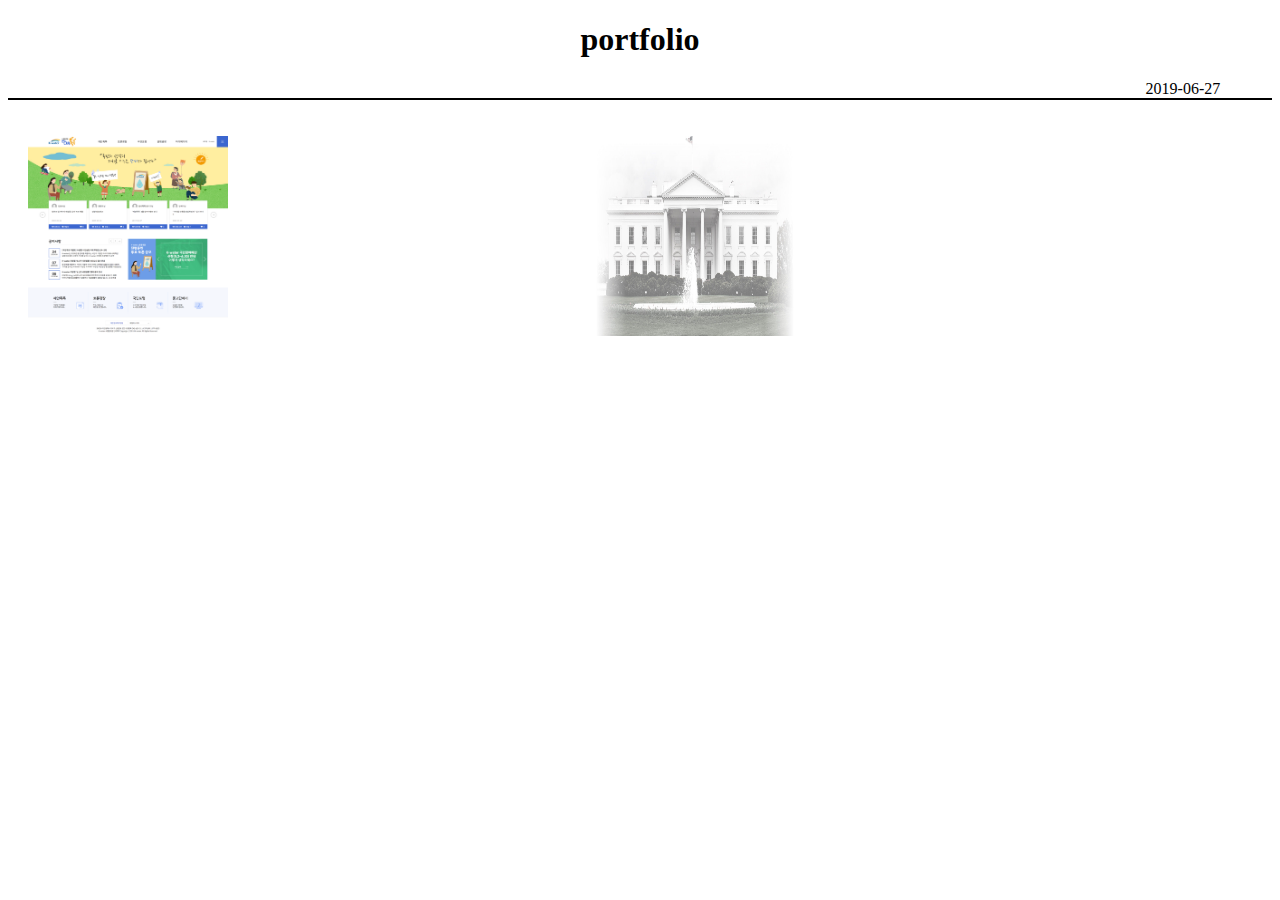
<file: index.html>
<!DOCTYPE html>
<html lang="ko">
<head>
<meta charset="utf-8">
<meta name="viewport" content="width=device-width, initial-scale=1.0">
<title>hellow world!</title>
<link rel="stylesheet" media="all" href="" />

<style>
ul, ol {
	list-style:none;
}

.head {border-bottom: 2px solid black;}
.head > h1 {text-align: center;}
.head > .date {margin-left: 90%;}
.sample {padding: 20px; overflow: hidden;}
.sample > li {float: left; }
.sample > li + li {margin-left: 30%;}
.sample > li img {width: 200px; height: 200px;}

</style>

</head>
 

</head>


<body>
    <div class="head">
        <h1>portfolio</h1>
        <div class="date">2019-06-27</div>
    </div>
    <ul class="sample">
        <li class="water"><a href="portfolio/water/water.html"><img src="portfolio/water/water 1desc.png" alt=""></a></li>
        <li class="house"><a href="portfolio/the white house/the white house.html"><img src="portfolio/the white house/WhiteHouse-Faded-1387x720.jpg" alt=""></a></li>
    </ul>
    
    
</body>
</html>
</file>
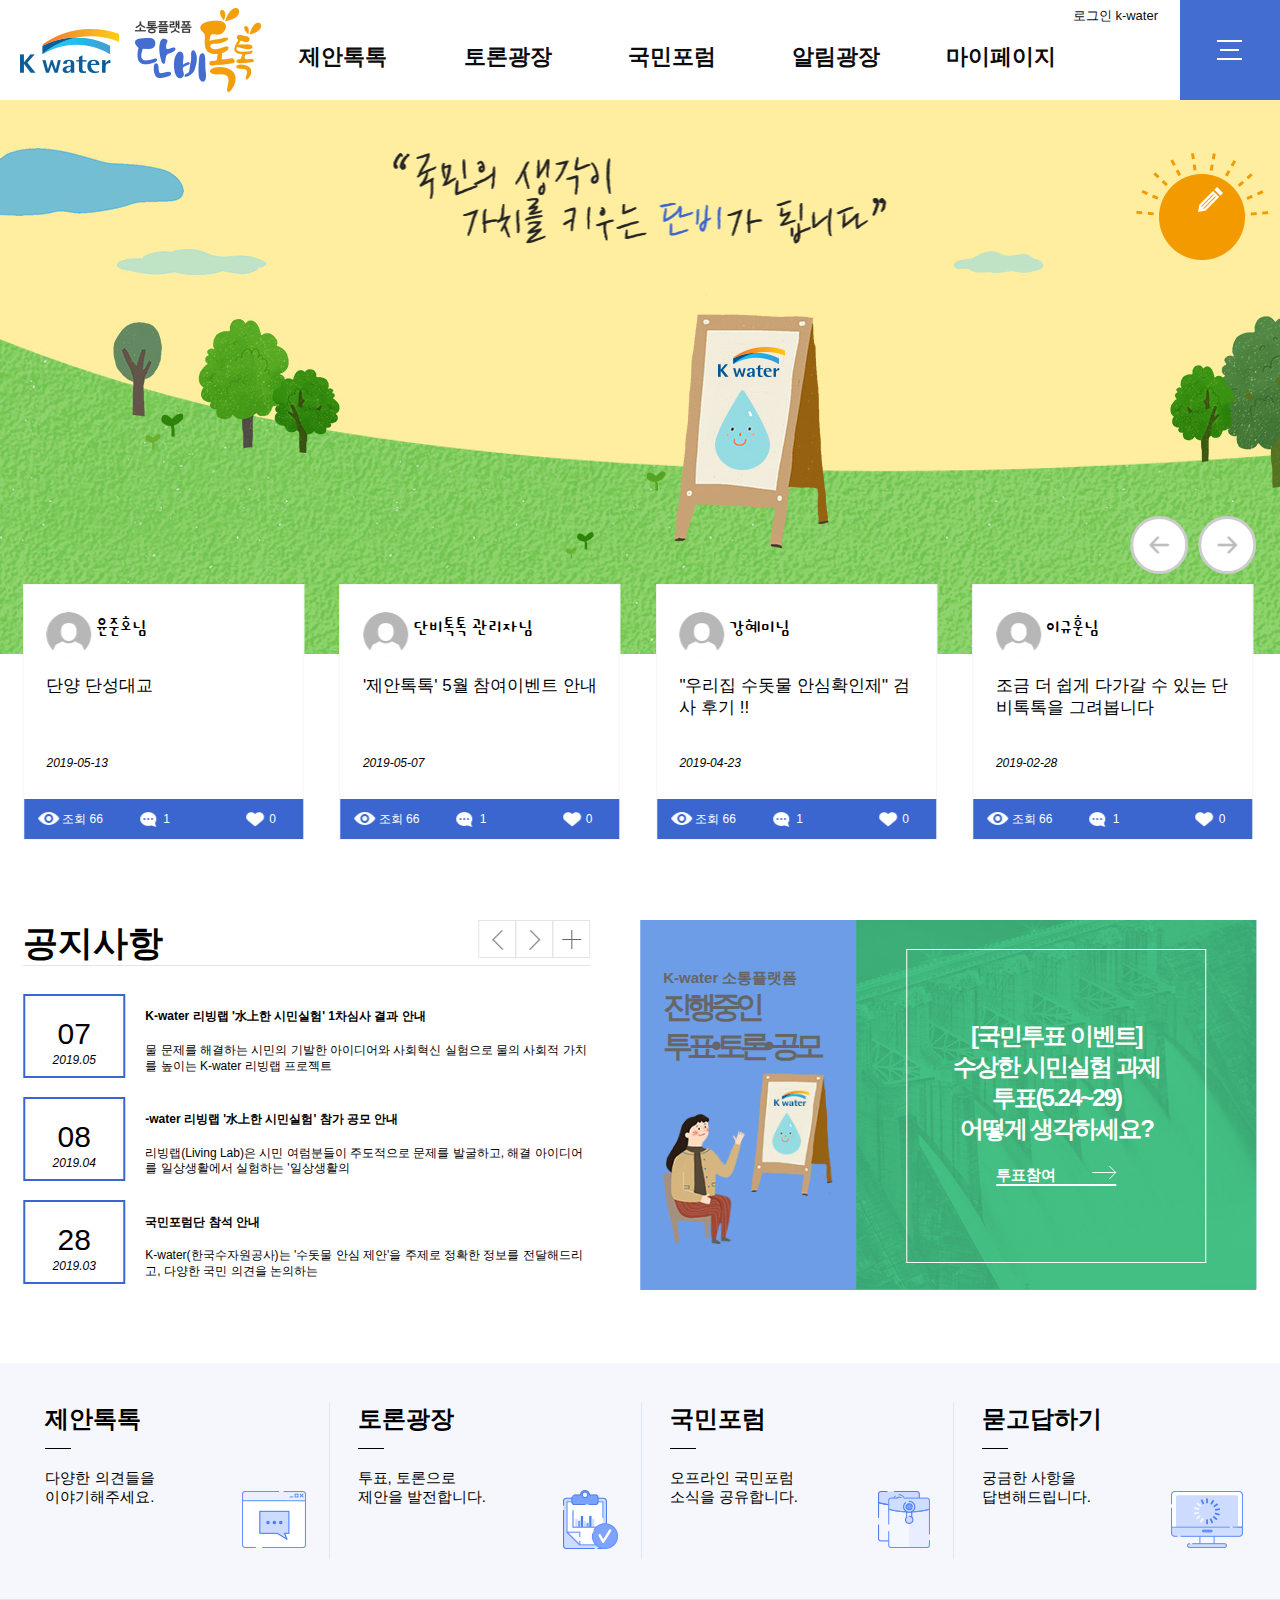
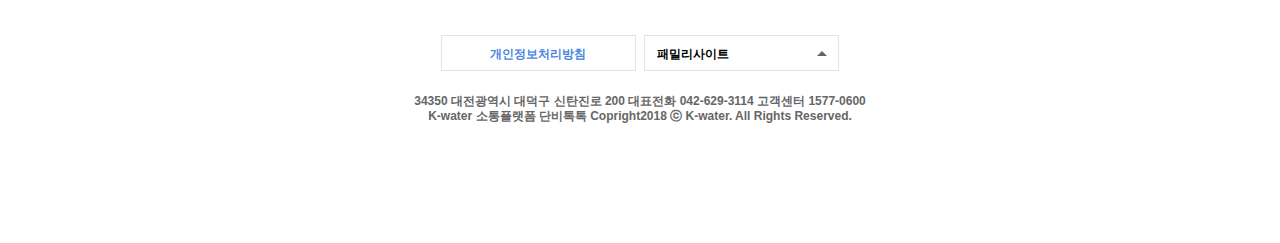
<file: portfolio/water/water.html>
<!DOCTYPE html>
<html lang="ko">
<head>
	<meta charset="utf-8">
	<meta name="viewport" content="width=device-width, initial-scale=1.0">
	<title>K-water 소통플랫폼 단비톡톡 포폴</title>
	<link rel="stylesheet" media="all" href="css/common.css" />

	<style>
		@import url('https://fonts.googleapis.com/css?family=Cute+Font&display=swap');
	
	</style>
	<script src="js/ui.js"></script>
</head>
<body>
	<div class="warp">
		<header><!--header start-->
			<a class="loginbox">
				<div class="loginbox_num1"></div>
				<div class="loginbox_num2"></div>
				<div class="loginbox_num3"></div>
			</a>
			<div class="login">
				<a href="https://www.kwater.or.kr/danbitoktok/login/kor/login.do">로그인</a>
				<a href="http://www.kwater.or.kr/main.do?s_mid=1">k-water</a>
			</div>	
			<h1><img src="images/logo.png" alt="k-water"></h1>	
			<nav>
				<ul class="col5 fix">
					<li class="col nav_sugestion">
						<a href="">제안톡톡</a> 
						<ul>
							<li><a href="">제안톡톡</a></li>
						</ul>
					</li>
					<li class="col nav_discussion">
						<a href="">토론광장</a> 
						<ul>
							<li><a href="">토론광장</a></li>
						</ul>
					</li>
					<li class="col nav_forum">
						<a href="">국민포럼</a> 
						<ul>
							<li><a href="">국민포럼</a></li>
						</ul>
					</li>
					<li class="col nav_infomation">
						<a href="">알림광장</a>
						<ul>
							<li><a href="">플랫폼 소개</a></li>
							<li><a href="">공지사항</a></li>
							<li><a href="">묻고 답하기</a></li>
							<li><a href="">자주묻는질문</a></li>
						</ul>
					</li>
					<li class="col nav_mypage"><a href="">마이페이지</a>
						<ul>
							<li><a href="">나의 정보 관리</a></li>
							<li><a href="">나의 제안 목록</a></li>
							<li><a href="">나의 댓글 목록</a></li>
							<li><a href="">나의 투표 목록</a></li>
							<li><a href="">나의 공모 목록</a></li>
						</ul>
					</li>
				</ul>
				<a class="list_box">
					<div class="list_box_num1"></div>
					<div class="list_box_num2"></div>
					<div class="list_box_num3"></div>
				</a>
			</nav>
		</header><!--header end-->

		<aside><!--aside start-->
			<img class="img_slogon" src="images/main_visual_slogon.png" alt="">
			<a href=""><img class="img_sun" src="images/suggest_btn_main.png" alt=""></a> 
			
		</aside><!--aside end-->

		<main><!--header start-->
			<div class="contents">	
				<div class="contents_notice slider">
					<ul class="col4 fix">
						<li class="col">
							<a href="">
								<span>윤준호님</span>
								<p>단양 단성대교</p>
								<em>2019-05-13</em>
								<div>
									<span class="count">조회 66</span>
									<span class="respon">1</span>
									<span class="like">0</span>
								</div>
							</a>
						</li>
						<li class="col">
							<a href="">
								<span>단비톡톡 관리자님</span>
								<p>'제안톡톡' 5월 참여이벤트 안내</p>
								<em>2019-05-07</em>
								<div>
									<span class="count">조회 66</span>
									<span class="respon">1</span>
									<span class="like">0</span>
								</div>
							</a>
						</li>
						<li class="col">
							<a href="">
								<span>강혜미님</span>
								<p>"우리집 수돗물 안심확인제" 검사 후기 !!</p>
								<em>2019-04-23</em>
								<div>
									<span class="count">조회 66</span>
									<span class="respon">1</span>
									<span class="like">0</span>
								</div>
							</a>
						</li>
						<li class="col">
							<a href="">
								<span>이규훈님</span>
								<p>조금 더 쉽게 다가갈 수 있는 단비톡톡을 그려봅니다</p>
								<em>2019-02-28</em>
								<div>
									<span class="count">조회 66</span>
									<span class="respon">1</span>
									<span class="like">0</span>
								</div>
							</a>
						</li>
					</ul>
					<div class="arrow">
						<a href=""><img class="img_prev" src="images/suggest_control_prevbg.png" alt=""></a> 
						<a href=""><img class="img_next" src="images/suggest_control_nextbg.png" alt=""></a>
					</div>
				</div>
				<div class="contents_news fix">	
					<ul>
						<li><h4>공지사항</h4></li>
						<li class="col2 fix"><a href="">
							<div class="col">
								<span>07</span>
								<i>2019.05</i>
							</div>
							<div class="col">
								<strong>K-water 리빙랩 '水上한 시민실험' 1차심사 결과 안내</strong>
								<p>물 문제를 해결하는 시민의 기발한 아이디어와 사회혁신 실험으로 물의 사회적 가치를 높이는 K-water 리빙랩 프로젝트</p>
							</div>
						</a></li>
						<li class="col2 fix"><a href="">
							<div class="col">
								<span>08</span>
								<i>2019.04</i>
							</div>
							<div class="col">
								<strong>-water 리빙랩 '水上한 시민실험' 참가 공모 안내</strong>
								<p>리빙랩(Living Lab)은 시민 여럼분들이 주도적으로 문제를 발굴하고, 해결 아이디어를 일상생활에서 실험하는 '일상생활의</p>
							</div>
						</a></li>
						<li class="col2 fix"><a href="">
							<div class="col">
								<span>28</span>
								<i>2019.03</i>
							</div>
							<div class="col">
								<strong>국민포럼단 참석 안내</strong>
								<p>K-water(한국수자원공사)는 '수돗물 안심 제안'을 주제로 정확한 정보를 전달해드리고, 다양한 국민 의견을 논의하는</p>
							</div>
						</a></li>
						<li class="contents_news_btn">
							<a class=contents_news_btn_num1 href=""><img src="images/notice_controls_prev.png" alt=""></a>
							<a class=contents_news_btn_num2 href=""><img src="images/notice_controls_next.png" alt=""></a>
							<a class=contents_news_btn_num3 href=""><img src="images/notice_controls_more.png" alt=""></a>
						</li>
					</ul>
					<div class="contents_event fix">
						<h6 class="event_now">
							<span>K-water 소통플랫폼</span>
							<span>진행중인</span>
							<span>투표•토론• 공모</span>
						<h6 class="event_vote">
							<a href=""><div>
								<p>
									<strong>[국민투표 이벤트]</strong>
									<span>수상한 시민실험 과제</span>
									<span>투표(5.24~29)</span>
									<span>어떻게 생각하세요?</span>
								</p>
								<div>투표참여<img src="images/vote-arrowbg.png" alt=""></div>
							</div></a>
						</h6>
					</div>
				</div>	
			</div>	
			<ul class="bottom fix">
				<li class="bt_up_left"><a href="">
					<h3>제안톡톡</h3>
					<div></div>
					<span>다양한 의견들을</span><span>이야기해주세요.</span>
					<i><img src="images/banner_ico1.png" alt=""></i>	
				</a></li>
				<li class="bt_up_right"><a href="">
					<h3>토론광장</h3>
					<div></div>
					<span>투표, 토론으로</span><span>제안을 발전합니다.</span>
					<i><img src="images/banner_ico2.png" alt=""></i>					
				</a></li>
				<li class="bt_down_right"><a href="">
					<h3>국민포럼</h3>
					<div></div>
					<span>오프라인 국민포럼</span><span>소식을 공유합니다.</span> 
					<i><img src="images/banner_ico3.png" alt=""></i>					
				</a></li>
				<li class="bt_down_left"><a href="">
					<h3>묻고답하기</h3>
					<div></div>
					<span>궁금한 사항을</span><span>답변해드립니다.</span>
					<i><img src="images/banner_ico4.png" alt=""></i>					
				</a></li>
			</ul>
		</main><!--contents end-->

		<footer><!--footer start-->
			<div class="col2 fix set">
				<div class="personal"><a href=""><span>개인정보처리방침<span></a></div>
				<div class="family">
					<a href="">패밀리사이트</a>
					<ul>
						<li><a href="">K-water연구원</a></li>
						<li><a href="">경인아라뱃길</a></li>
						<li><a href="">댐사전검토협의회</a></li>
						<li><a href="">부산에코델타시티</a></li>
						<li><a href="">송산그린시티</a></li>
						<li><a href="">시화지구지속가능발전협의회</a></li>
						<li><a href="">시화호조력발전소</a></li>
					</ul>
				</div>
			</div>
			<div class="company">
				<address>
					<span>34350 대전광역시 대덕구 신탄진로 200<span>
					<span>대표전화 042-629-3114<span>
					<span>고객센터 1577-0600</span>
				</address>
				<p>
					<span>K-water 소통플랫폼 단비톡톡</span>
					<span>Copright2018 ⓒ K-water. All Rights Reserved.</span>
				</p>
			</div>
		</footer><!--footer end-->

		


	</div>

</body>
</html>
</file>
<file: portfolio/water/css/common.css>
@charset "utf-8";

html {
	font-size:100%;
}
body {
	font:normal 12px "애플고딕", AppleGothic, "돋움", dotum, Arial, Verdana, sans-serif;
	line-height:1.3;
	color:#666666;
	background-color:#fff;
	margin:0;
	padding:0;
}
h1, h2, h3, h4, h5, h6 {
	font-size:1em;
}
h1, h2, h3, h4, h5, h6, div, p, dl, dt, dd, ul, ol, li, form, fieldset, blockquote, address, table, thead, tbody, tfoot, tr, td, caption {
	margin:0;
	padding:0;
}
img {border:none;}
ul, ol {
	list-style:none;
}
a:link, a:visited {
	color: black;
	text-decoration:none;
}
a:hover {
	color: #666666;
	
}

/* layout */


header {
	
	height: 100px; /*전체는 320px*/
	overflow: hidden;
}

footer {
	height: 173px;
	padding: 35px 0 ;
	border-top: #dedede;
}

/* common modul */

.fix::after {
	content: '';
	display: block;
	clear: both;
}

.col {float: left;}

.cover {opacity: 0.5;background-color: black; position: absolute; top:90px; width: 100%; height: 100%;z-index: 100;}


/* header */
header.on::after {content: ''; width: 100%; border-bottom: 1px solid #e4e4e4; position: absolute; top: 100px; z-index: 50}
header {transition:all 0.5s ease;  position: absolute; top:0; left:0; right:0; z-index: 30; background-color:white;opacity: 0.95;}
header.on {height:300px;}
header .loginbox {float: left; width: 60px; height: 60px; background-color: #f39a00 ; margin: 15px 0 0 20px; display: none;}
header .loginbox > div {position: absolute; top: 42px; left: 47px; width: 4px; height: 4px; 
	border: 1px solid white; border-radius: 6px; background-color: white}
header .loginbox .loginbox_num1 {top: 31px}
header .loginbox .loginbox_num3 {top: 53px}
header .login {position: absolute; right: 122px; top: 8px ; font-size: 13px;}
header h1 {float: left; margin: 8px 0 0 20px;}
header > nav {width: 91.735537%;}
header > nav > ul {margin-top: 43px;}
header > nav > ul > li {width: 14%; font-size: 22px; text-align: center; font-weight: bold;}
header > nav > ul > li:hover > a {color: #4785e0;}
header > nav > ul > li > ul {margin-top: 30px; height: 200px; transition: all 0.3s ease}
header > nav > ul > li > ul > li {font-size: 16px;}
header > nav > ul > li > ul > li:first-child {padding-top: 16px;}
header > nav > ul > li > ul > li + li {margin-top: 16px;}
header > nav > ul > li:hover > ul > li > a {color: white;}
header .list_box {position: absolute; right: 0; top: 0px; height: 100px; width: 100px;background: #3b66cf}
header .list_box > div {height: 0; width: 23px; left: 37px; border: 1px solid white; position: absolute;}
header .list_box > div.list_box_num1 {top: 40px;}
header .list_box > div.list_box_num2 {width: 17px; left: 40px; top: 49px;}
header .list_box > div.list_box_num3 {top: 58px;}

/* aside */
aside {position: relative; width: 100%; height: 554px; margin-top:100px;
	   background: url('../images/main-visual.jpg') no-repeat center 0;}
aside img {position: absolute;  z-index: 10;}
aside > .img_slogon {left: 50%; top: 53px;transform: translateX(-50%)}  
@keyframes sun {
    0% {transform: translate(0,0);}
    50% {transform: translate(0,10px);}
    100% {transform: translate(0,0);}
}
aside .img_sun {right: 11px; top: 53px;	animation: sun 1s ease infinite;}

@keyframes sun_hover {
    0% {transform: rotateY(0);}
    50% {transform: rotateY(360deg);}
    100% {transform: rotateY(0);}
}
aside > a:hover .img_sun {animation: sun_hover 3s ease infinite; }

/* main */
.contents {padding: 0 1.818181%; margin-top: -70px; position: relative;}
.contents_notice > .arrow > a > img {vertical-align: top; position: absolute; top:50%; transform:translateY(-50%);	background: white; border:3px solid #cccccc ;border-radius: 30px; text-align: right; }
.contents_notice > .arrow > a:last-child > img {right: 0;}
.contents_notice > .arrow > a:hover > img {
	transition: all 1s ease;
	transform: scale(1.1) translateY(-50%);
}
.contents_notice {margin-bottom: 80px; max-width: 1560px; position: relative; left: 50%; transform: translateX(-50%);}
.contents_notice > ul {max-width: 1400px; margin: 0 auto;}
.contents_notice > ul > li {max-width: 335px; width: 19%; height: 227px; padding: 2.173913% 1.8% 0; position: relative;	border: 1px solid #f5f5f5; background-color: white;} 
.contents_notice > ul > li:hover {box-shadow: 0 0 20px 1px #afafaf; transition: all 0.3s ease;}
.contents_notice > ul > li + li {margin-left: 2.9%}
.contents_notice > ul > li::after 
.contents_notice > ul > li:hover {box-shadow: 0 0 5px gray }
.contents_notice > ul > li > a > span {background: url('../images/suggestion-list-name-bg.png') 0 0 no-repeat; padding-left: 50px; height: 45px ; font-family: 'Cute Font', cursive ; font-size: 24px; display: block; }
.contents_notice > ul > li > a > p {margin-top: 18px; font-size:17px; }
.contents_notice > ul > li > a > em {font:normal 13px; position: absolute; bottom: 67px;}
.contents_notice > ul > li > a > div {position: absolute; display: block; content: ''; width: 100%; height: 40px; left: 0; bottom: 0;background:#3b66cf url('../images/suggestion-list-count-ico.png') 14px 13px no-repeat; color: white}
.contents_notice > ul > li > a > div > * {position: absolute;}
.contents_notice > ul > li > a > div > .count {left: 38px; top: 13px;}
.contents_notice > ul > li > a > div > .respon {left: 116px; top: 13px;
	background: url('../images/suggestion-list-comment-ico.png') 0 0 no-repeat;padding-left: 23px; color: white;}
.contents_notice > ul > li > a > div > .like {right: 27px; top: 13px;background: url('../images/suggestion-list-good-ico.png') no-repeat;padding-left: 23px;}
.contents_news {max-width: 1400px; position: relative; left: 50%; transform: translateX(-50%)}
.contents_news > ul {float: left; max-width: 644px; width: 46% ; padding-right: 4% ;position: relative;}
.contents_news > ul > li > h4 {font-size: 35px; font-weight: bold ; 
	color: black ; border-bottom: 1px solid #e4e4e4; margin-bottom: 28px;}
.contents_news > ul > li:hover > a > div:first-child {
	transition: all 0.3s ease;
	background-color: #3a66cf; }
.contents_news > ul > li + li { margin-top: 15px;}
.contents_news > ul > li > a > div:first-child {width: 98px; height: 80px; border: 2px solid #3a66cf; text-align: center;color:black ;margin-right: 20px;float: left;}
.contents_news > ul > li > a > div > span {font-size: 30px; display: block;  margin-top: 18px;}
.contents_news > ul > li > a > div > i {margin-top: 5px;}
.contents_news > ul > li > a > div + div {width: calc(100% - 122px); float: left; 
	padding: 15px 0 8px;}
.contents_news > ul > li > a > div + div > strong {display: block; margin-bottom: 18px;}
.contents_news > ul > li.contents_news_btn {font-size: 0}
.contents_news > ul > li.contents_news_btn > a {display: inline-block; width: 36px; height: 36px; border: 1px solid #e4e4e4; position: absolute; right: 4%; top: 0 ;margin-right: 8.061749%;}
.contents_news > ul > li.contents_news_btn > a:hover {
	transition: all 1s ease;
	border-color:black;
	z-index: 1;
}
.contents_news > ul > li.contents_news_btn > a.contents_news_btn_num1 {right: 74px;}
.contents_news > ul > li.contents_news_btn > a.contents_news_btn_num2 {right: 37px;}
.contents_news > ul > li.contents_news_btn > a.contents_news_btn_num3 {right: 0px;}
.contents_news > ul > li.contents_news_btn > a > img {display: block; margin: 25% auto}
.contents_news > .contents_event {float: right; width: 50%; height: 370px; background-color: #6d9de7; position: relative;}
.contents_news > .contents_event > .event_now {float: left; width: 27.444253%; height: 100%; margin: 48px 3.773584% 0;background: url('../images/vote-titlebg.png') 30% center no-repeat; background-size: 100%}
.contents_news > .contents_event > .event_now > span {display: block;font-size: 30px;font-weight: bold; letter-spacing: -6px; word-spacing: 0px; width: 100%;}
.contents_news > .contents_event > .event_now > span:first-child {font-size: 15px;font-weight: 600;letter-spacing:0; word-spacing: 0px}
.contents_news > .contents_event > .event_now > img {width: 100%;}
.contents_news > .contents_event > .event_vote {position: absolute; height: 312px; left: 34.991421%; top: 0; background: url('../images/vote-bg.jpg') no-repeat ; z-index: 1; right: 0; padding: 29px 8.108108%;}
.contents_news > .contents_event > .event_vote > a > div {border: 1px solid white; height: calc(100% - 70px); margin: 0 auto;padding: 70px 7.6% 0}
.contents_news > .contents_event > .event_vote > a > div * {display: block;color: white ;}
.contents_news > .contents_event > .event_vote > a > div > p {font-size: 24px; text-align: center ;margin-bottom: 20px; letter-spacing: -2px;}
.contents_news > .contents_event > .event_vote > a > div > div {font-size: 15px; margin: 0 auto; width: 120px;border-bottom: 2px solid white;}
.contents_news > .contents_event > .event_vote > a > div > div > img {float: right; margin-top: 1px;}


.bottom {background-color: #f5f7fd; height: 156px; border-bottom: 1px solid #e4e4e4; margin-top: 60px; text-align: center;padding: 40px 0 ;}
.bottom > li {height: 156px; max-width: calc(350px - 2.148760%); width: 19.752066%; border-left: 1px solid #dbe8fd; display: inline-block; text-align: left; margin-left:2.148760%; padding-left: 2.148760%; position: relative;}

.bottom > li > a > h3 {font-size: 24px;height: 26px;}
.bottom > li > a > div {width: 26px ; height: 0; border-bottom: 1px solid black;margin: 19px 0;}
.bottom > li > a > span {font-size: 15px;display: block;}
.bottom > li > a > i {width: 64px; height: 72px; position: absolute; right: 0; bottom: 0;}
.bottom > li > a > i:hover {
	transition: all 1s ease;
	transform: translate(0, -25px);
	
}


/* footer */
footer {text-align: center}
div.set {margin-bottom: 23px;}
div.set > div { border: 1px solid #e4e4e4; height: 14px; display: inline-block; } 
div.set > div:hover {border: 1px solid #afafaf; transition: all 1s ease;}
div.set > .personal > a > span {color: #4785e0;font-weight: bold;}
div.set > .personal {width: 107px; padding: 11px 43px 9px; margin-right: 5px;}
div.set > .family {padding: 11px 12px 9px; width: 169px;text-align: left;position: relative;}
div.set > .family > a {font-weight: bold;}
div.set > .family > ul {border: 1px solid #e4e4e4; position: absolute; left: 50%;bottom:34px; transform: translateX(-50%); background: #fbfbfb; display: none;}
div.set > .family > ul.on {display: block;}
div.set > .family > ul > li {padding: 11px 12px 9px; width: 169px;height: 14px;}
div.set > .family > ul > li + li {border-top: 1px solid #e4e4e4;}
div.set > .family::after { display: inline-block; content: ''; position: absolute; right: 11px; bottom: 14px;
	border-top: 5px solid transparent;
	border-right:5px solid transparent;
	border-bottom: 5px solid #666666;
	border-left:5px solid transparent;
	transition: all 0.3s ease;
}
div.set > .family:active::after {
	transition: all 1s ease ; 
	transform: rotate(180deg) translate(0, 0)
}
footer > .company > * {font-weight: 600;font-style: normal}






@media screen and (max-width:480px) {

div.set > .personal {width: calc( 100% - 82px )}
div.set > .family {width: calc( 100% - 20px ); }
.contents_notice > ul > li {width: 96%; max-width: 100%;}
.contents_notice > ul > li:nth-last-child(2) {display: none}

/* 481~640에서 변경 */
.bottom {background-color: #f5f7fd; height: 420px; border-bottom: 1px solid #e4e4e4; margin-top: 0px;
	position: relative; padding: 0 15px 0 35px; box-sizing: border-box; border-bottom: 1px solid #dedede}
.bottom::before {display: none}
.bottom::after {display: none}
.bottom > li {height: 105px; width: 100%; border: none;max-width: 100%;
	padding:0; margin: 0; position: relative;}
.bottom > li:first-child {margin-top: 20px}
.bottom > li > a > h3 {font-size: 20px;}
.bottom > li > a > span {display: inline;}
.bottom > li > a > i {width: 64px; height: 72px; position: absolute; right: 0; bottom: 20px;}	


	/*641~740에서 변경*/

.contents_notice > ul > li:nth-last-child(3) {display: none}
.contents_notice > ul > li + li {margin-left: 2%}
.contents_news > ul {float: none; max-width: 100%; width: 100% ; padding-right: 4% ;position: relative;overflow: hidden;height: 270px;position: relative;box-sizing: border-box;}
.contents_news > ul > li > h4 {font-size: 30px; margin-bottom: 0;}
.contents_news > ul > li {width: 100%; }
.contents_news > ul > li:first-child {position: relative;}
.contents_news > ul > li.contents_news_btn > a {margin: 0}
.contents_news > ul > li.contents_news_btn > a.contents_news_btn_num1 {right: calc(4% + 74px);}
.contents_news > ul > li.contents_news_btn > a.contents_news_btn_num2 {right: calc(4% + 37px);}
.contents_news > ul > li.contents_news_btn > a.contents_news_btn_num3 {right: 4%;}
.contents_news > .contents_event {width: 100%; position: relative; margin-top: 30px;}
.contents_news > .contents_event > h6.event_now {float: none; display: block; height: 150px; width: 88.965518%;
	margin:-40px 5.517241%;background-size: 170px; background-position: right bottom; padding-top: 40px; position: absolute; top: 0; }
.contents_news > .contents_event > h6.event_vote {position: absolute; height: 214px; width: 81.052632%;
	background-size: 100%; left: 0;top: 110px; padding: 23px  9.473684% } 


		/* header */
header {height: 90px; margin-top: 0}
header > .login {display: none;}
header > nav > ul { display: none;}
header .loginbox {display: block;}
header > h1 {
	float: none;
	position: absolute;
	right: 50%;
	margin-left: 0;  
	transition: all 0.3s ease ;
	transform: translate(50%,0) scale(0.829875)}
header .list_box {margin-left: 30px ; top: -5px;
	transition: all 0.5s ease;
	transform: scale(0.6)}
header .list_box > div.list_box_num1 {transform: scale(1)}
	/* aside*/
aside { padding-top: 370px; margin-top: 90px; background-size:auto 100%; height:auto;}
aside .img_sun {top: 0px;}
	/* main */
.contents {margin-top: -43px;}
.contents_notice > ul > li:last-child {display: none;}

.contents_news > .contents_event > h6.event_now > span:first-child {display: block; margin-top: 30px; }
.contents_news > .contents_event > h6.event_now > span {display: inline; letter-spacing: 0;color: white}
.contents_news > .contents_event > h6.event_vote > a > div {border: 1px solid white; 
		width: 84.8%; height: 184px; padding:28px 7.6% 0;}
} 



@media screen and (min-width:481px) and (max-width:640px) {

.bottom {background-color: #f5f7fd; height: 420px; border-bottom: 1px solid #e4e4e4; margin-top: 0px;
	position: relative; padding: 0 15px; box-sizing: border-box; border-bottom: 1px solid #dedede}
.bottom::before {display: none}
.bottom::after {display: none}
.bottom > li {height: 105px; width: 100%; border: none;max-width: 100%;
	padding:0 0 0 20px; margin: 0; position: relative; box-sizing: border-box;}
.bottom > li:first-child {margin-top: 20px}
.bottom > li > a > h3 {font-size: 20px;}
.bottom > li > a > span {display: inline;}
.bottom > li > a > i {width: 64px; height: 72px; position: absolute; right: 0; bottom: 20px;}	


	/*641~740에서 변경*/
.contents_notice > ul > li {width: 45%}	
/* .contents_notice > ul > li + li {margin-left: 1.6%} */
.contents_notice > ul > li:nth-last-child(3) {display: none}
.contents_news > ul {float: none; max-width: 100%; width: 100% ; padding-right: 4% ;position: relative;overflow: hidden;height: 250px;position: relative; box-sizing: border-box;}
.contents_news > ul > li > h4 {font-size: 30px; margin-bottom: 0;}
.contents_news > ul > li {width: 100%; }
.contents_notice > ul > li + li {margin-left: 1.6%}
.contents_news > ul > li:first-child {position: relative;}
.contents_news > ul > li.contents_news_btn > a {margin: 0}
.contents_news > ul > li.contents_news_btn > a.contents_news_btn_num1 {right: calc(4% + 74px);}
.contents_news > ul > li.contents_news_btn > a.contents_news_btn_num2 {right: calc(4% + 37px);}
.contents_news > ul > li.contents_news_btn > a.contents_news_btn_num3 {right: 4%;}
.contents_news > .contents_event {width: 100%; position: relative; margin-top: 30px;}
.contents_news > .contents_event > h6.event_now {float: none; display: block; height: 150px; width: 88.965518%;
	margin:-40px 5.517241%;background-size: 170px; background-position: right bottom; padding-top: 40px; position: absolute; top: 0; }
.contents_news > .contents_event > h6.event_vote {position: absolute; height: 214px; width: 81.052632%;
	background-size: 100%; left: 0;top: 110px; padding: 23px  9.473684% } 


		/* header */
header {height: 90px; margin-top: 0}
header > .login {display: none;}
header > nav > ul { display: none;}
header .loginbox {display: block;}
header > h1 {
	float: none;
	position: absolute;
	right: 50%;
	margin-left: 0;  
	transition: all 0.3s ease ;
	transform: translate(50%,0) scale(0.829875)}
header .list_box {margin-left: 30px ; top: -5px;
	transition: all 0.5s ease;
	transform: scale(0.6)}
header .list_box > div.list_box_num1 {transform: scale(1)}
	/* aside*/
aside { padding-top: 370px; margin-top: 90px; background-size:auto 100%; height:auto;}
aside .img_sun {top: 0px;}
	/* main */
.contents {margin-top: -43px;}
.contents_notice > ul > li:last-child {display: none;}

.contents_news > .contents_event > h6.event_now > span:first-child {display: block; margin-top: 30px; }
.contents_news > .contents_event > h6.event_now > span {display: inline; letter-spacing: 0;color: white}
.contents_news > .contents_event > h6.event_vote > a > div {border: 1px solid white; 
		width: 84.8%; height: 184px; padding:28px 7.6% 0;}
}


@media screen and (min-width:641px) and (max-width:740px) {
.contents_notice > ul > li {width: 45%}
.contents_notice > ul > li:nth-last-child(3) {display: none}
.contents_news > ul {float: none; max-width: 100%; width: 100% ; padding-right: 4% ;position: relative;overflow: hidden;height: 250px;position: relative;}
.contents_news > ul > li > h4 {font-size: 30px; margin-bottom: 0;}
.contents_news > ul > li {width: 100%;}
.contents_news > ul > li:first-child {position: relative;}
.contents_news > ul > li.contents_news_btn > a {margin: 0}
.contents_news > ul > li.contents_news_btn > a.contents_news_btn_num1 {right: calc(4% + 74px);}
.contents_news > ul > li.contents_news_btn > a.contents_news_btn_num2 {right: calc(4% + 37px);}
.contents_news > ul > li.contents_news_btn > a.contents_news_btn_num3 {right: 4%;}
.contents_news > .contents_event {width: 100%; position: relative; margin-top: 30px;}
.contents_news > .contents_event > h6.event_now {float: none; display: block; height: 150px; width: 88.965518%;
	margin:-40px 5.517241%;background-size: 170px; background-position: right bottom; padding-top: 40px; position: absolute; top: 0; }
.contents_news > .contents_event > h6.event_vote {position: absolute; height: 214px; width: 81.052632%;
	background-size: 100%; left: 0;top: 110px; padding: 23px  9.473684% } 

		/* header */
header {height: 90px; margin-top: 0}
header > .login {display: none;}
header > nav > ul { display: none;}
header .loginbox {display: block;}
header > h1 {
	float: none;
	position: absolute;
	right: 50%;
	margin-left: 0;  
	transition: all 0.3s ease ;
	transform: translate(50%,0) scale(0.829875)}
header .list_box {margin-left: 30px ; top: -5px;
	transition: all 0.5s ease;
	transform: scale(0.6)}
header .list_box > div.list_box_num1 {transform: scale(1)}
	/* aside*/
aside { padding-top: 370px; margin-top: 90px; background-size:auto 100%; height:auto;}
aside .img_sun {top: 0px;}
	/* main */
.contents {margin-top: -43px;}
.contents_notice > ul > li:last-child {display: none;}
.contents_notice > ul > li + li {margin-left: 1.6%}
.contents_news > .contents_event > h6.event_now > span:first-child {display: block; margin-top: 30px; }
.contents_news > .contents_event > h6.event_now > span {display: inline; letter-spacing: 0;color: white}
.contents_news > .contents_event > h6.event_vote > a > div {border: 1px solid white; 
		width: 84.8%; height: 184px; padding:28px 7.6% 0;}
.bottom {background-color: #f5f7fd; height: 420px; border-bottom: 1px solid #e4e4e4; margin-top: 60px;
		position: relative; padding: 0 15px;border-bottom: 1px solid #dedede}
.bottom::before {border-bottom: 1px solid #dbe8fd;display: block;content: '';
	transform: rotate(90deg) translate(0, 170px) ; width: 341px; position: absolute;left: 50%;top: 50%;}
.bottom::after {border-bottom: 1px solid #dbe8fd; display: block; content: '';top: 0; position: absolute; width: 96%;left: 2%; top: 50%}
.bottom > li {height: 182px; width: 43.811881%; border: none; max-width: 100%;
	padding:0; margin: 44px 0 0 40px ; position: absolute;}
.bottom > li.bt_up_left {left: 0;}
.bottom > li.bt_up_right {right: 0; margin-left: 0}
.bottom > li.bt_down_right {right: 0 ; bottom: 0;margin-left: 0}
.bottom > li.bt_down_left {left: 0; bottom: 0}
.bottom > li > a > i {width: 64px; height: 72px; position: absolute; right: 43px; bottom: 38px;}	
}	


/* 741 ~ 1023이하 */
@media screen and (min-width:741px) and (max-width:1023px) {

	/* header */
header {height: 90px; margin-top: 0}
header > .login {display: none;}
header > nav > ul { display: none;}
header .loginbox {display: block;}
header > h1 {
	float: none;
	position: absolute;
	right: 50%;
	margin-left: 0;  
	transition: all 0.3s ease ;
	transform: translate(50%,0) scale(0.829875)}
header .list_box {margin-left: 30px ; top: -5px;
	transition: all 0.5s ease;
	transform: scale(0.6)}
header .list_box > div.list_box_num1 {transform: scale(1)}


	/* aside*/
aside { padding-top: 370px; margin-top: 90px; background-size:auto 100%; height:auto;}
aside .img_sun {top: 0px;}
	/* main */
.contents {margin-top: -43px;}
.contents_notice > ul > li:last-child {display: none;}
.contents_notice > ul > li {width: 28.3%}
.contents_notice > ul > li + li {margin-left: 1.6%}
.contents_news > ul > li p {display: none}
.contents_news > .contents_event > h6.event_now {float: none; display: block; height: 150px; width: 88.965518%;
	margin:-40px 5.517241%;background-size: 170px; background-position: right bottom; padding-top: 40px; 
}
.contents_news > .contents_event > h6.event_now > span:first-child {display: block; margin-top: 30px; }
.contents_news > .contents_event > h6.event_now > span {display: inline; letter-spacing: 0;color: white}
.contents_news > .contents_event > h6.event_vote {position: static; height: 214px; width: 81.052632%;
	background-size: 100%; left: 0; padding: 23px  9.473684%} 
.contents_news > .contents_event > h6.event_vote > a > div {border: 1px solid white; 
		width: 84.8%; height: 184px; padding:28px 7.6% 0;}
.bottom {background-color: #f5f7fd; height: 420px; border-bottom: 1px solid #e4e4e4; margin-top: 60px;
	 position: relative; padding: 0 15px;border-bottom: 1px solid #dedede}
.bottom::before {border-bottom: 1px solid #dbe8fd;display: block;content: '';
	transform: rotate(90deg) translate(0, 170px) ; width: 341px; position: absolute;left: 50%;top: 50%;}
.bottom::after {border-bottom: 1px solid #dbe8fd; display: block; content: '';top: 0; position: absolute; width: 96%;left: 2%; top: 50%}
.bottom > li {height: 182px; width: 43.811881%; border: none; max-width: 100%;
	padding:0; margin: 44px 0 0 40px ; position: absolute;}
.bottom > li.bt_up_left {left: 0;}
.bottom > li.bt_up_right {right: 0; margin-left: 0}
.bottom > li.bt_down_right {right: 0 ; bottom: 0;margin-left: 0}
.bottom > li.bt_down_left {left: 0; bottom: 0}
.bottom > li > a > i {width: 64px; height: 72px; position: absolute; right: 43px; bottom: 38px;}	
}	




@media screen and (min-width:1024px) {
.bottom > li:first-child {border-left: none;margin-left:0;padding-left: 0;}
}
/* 1620이하*/
@media screen and (max-width:1620px) {

.contents_notice > .arrow > a > img {max-width: 1400px;top:-39px; right: 0;}
.contents_notice > .arrow > a > img.img_prev {right: 68px;}
.contents_notice {max-width: 1400px;}
}
</file>
